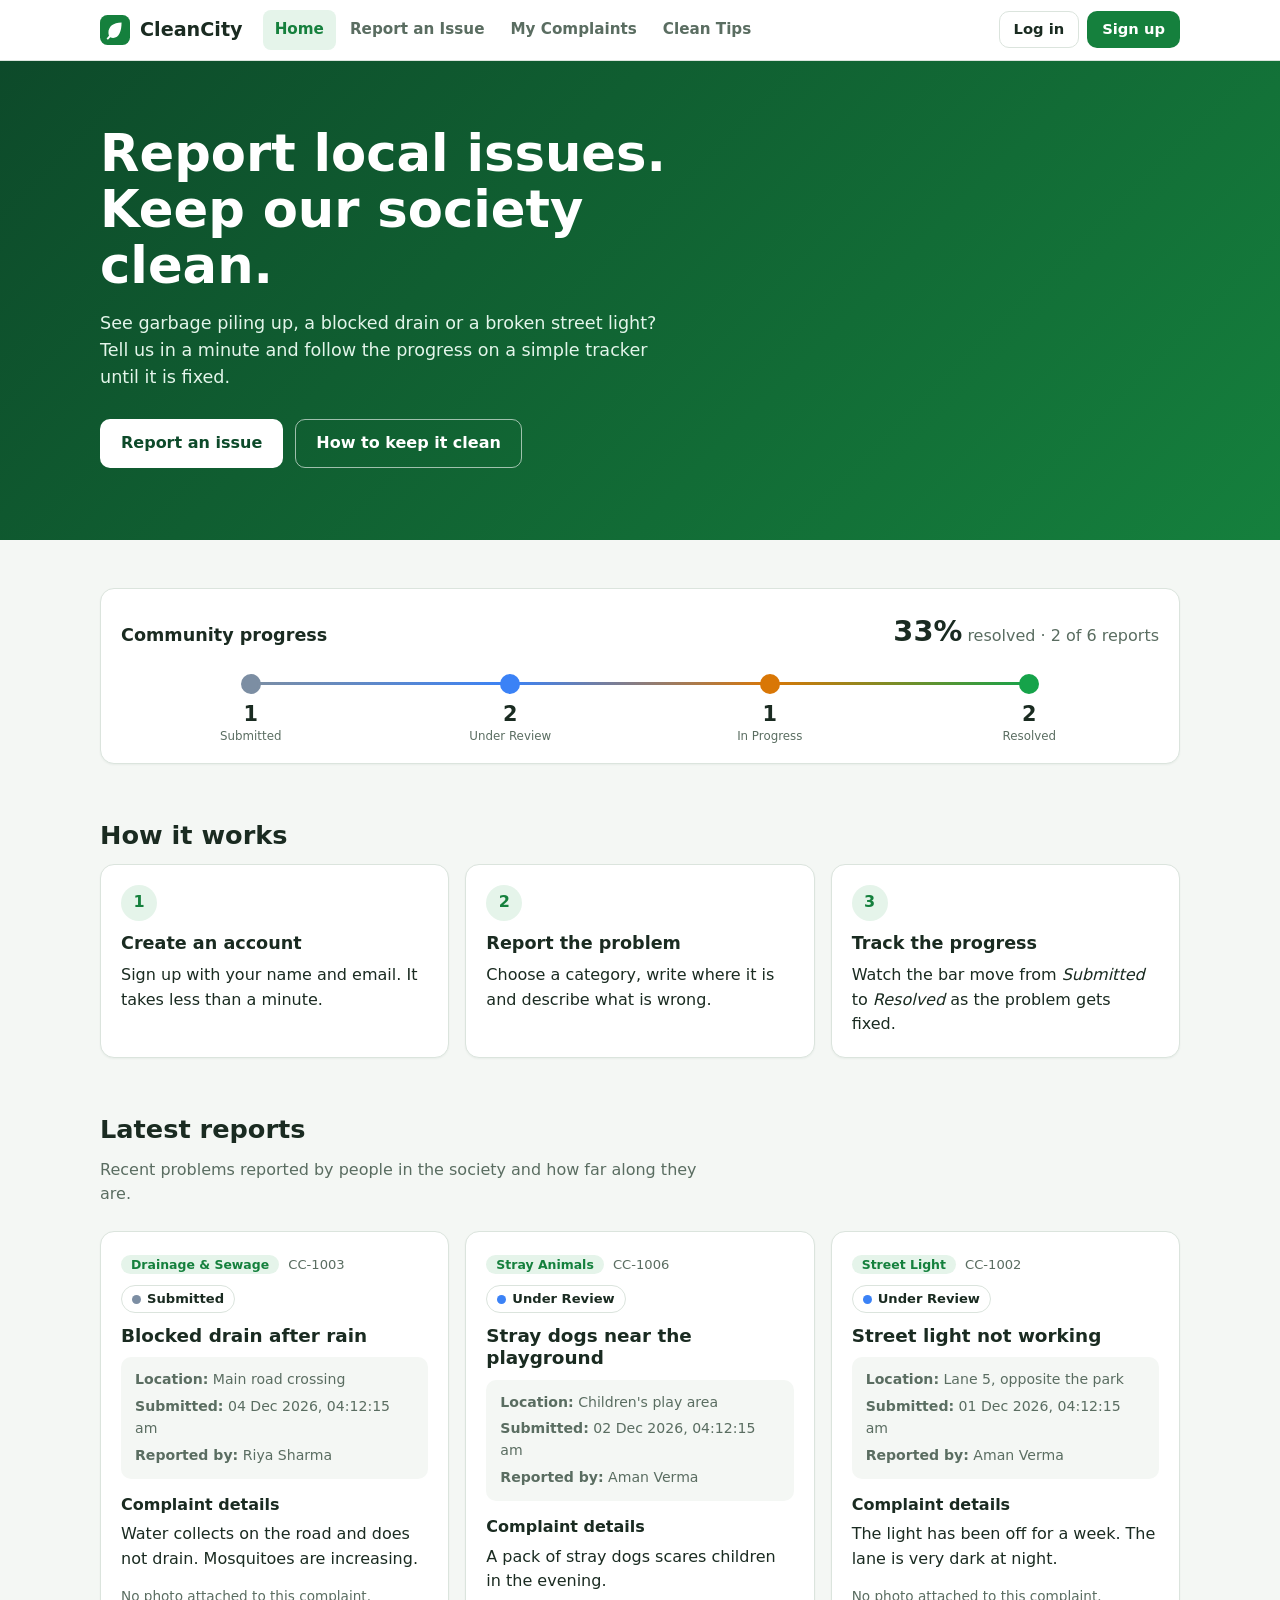
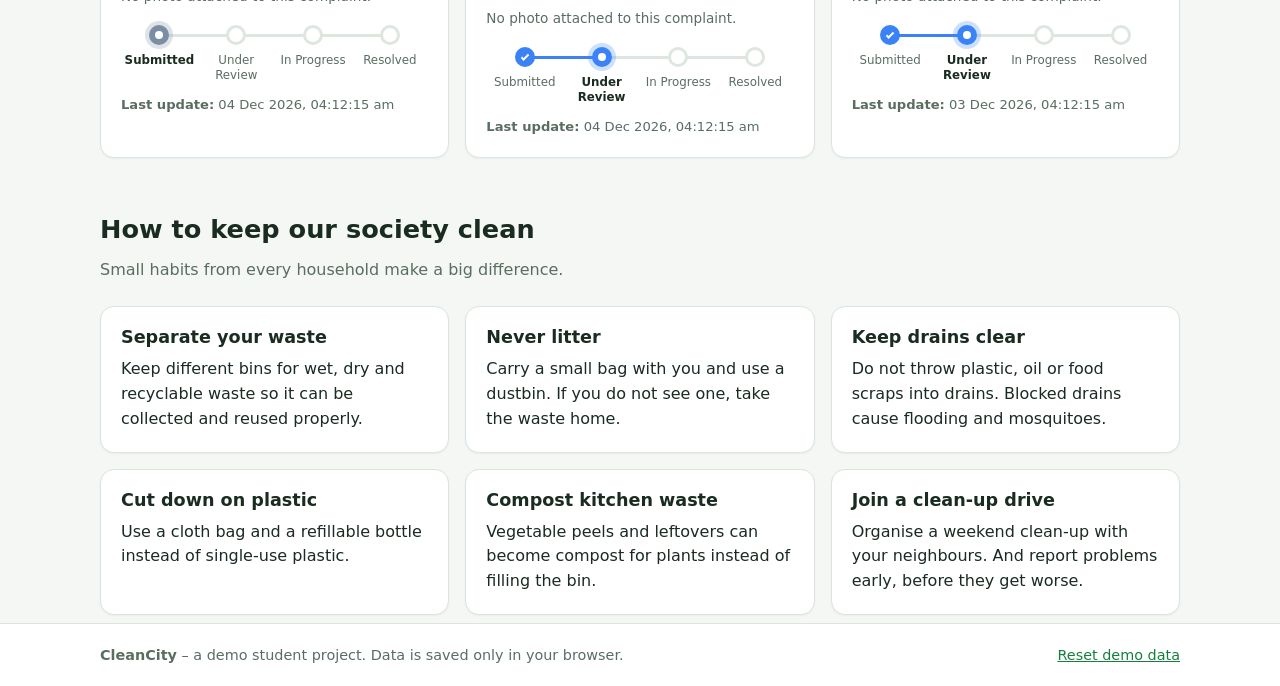
<file: index.html>
<!DOCTYPE html>
<html lang="en">
<head>
  <meta charset="UTF-8">
  <meta name="viewport" content="width=device-width, initial-scale=1">
  <title>CleanCity - Report Local Issues</title>
  <meta name="description" content="Report garbage, drainage, water and other local problems in your society and track them until they are fixed.">
  <link rel="icon" href="favicon.svg" type="image/svg+xml">
  <link rel="stylesheet" href="style.css">
</head>
<body>

  <header class="site-header" id="site-header"></header>

  <main>
    <!-- Hero -->
    <section class="hero">
      <div class="container">
        <h1>Report local issues. Keep our society clean.</h1>
        <p>See garbage piling up, a blocked drain or a broken street light? Tell us in a minute and follow the progress on a simple tracker until it is fixed.</p>
        <div class="hero-actions">
          <a class="btn btn-light" href="report.html">Report an issue</a>
          <a class="btn btn-ghost" href="#tips">How to keep it clean</a>
        </div>
      </div>
    </section>

    <!-- Overall progress bar -->
    <section class="container section">
      <div class="card" id="community-tracker"></div>
    </section>

    <!-- How it works -->
    <section class="container section">
      <h2>How it works</h2>
      <div class="grid grid-3">
        <div class="card">
          <span class="step-num">1</span>
          <h3>Create an account</h3>
          <p>Sign up with your name and email. It takes less than a minute.</p>
        </div>
        <div class="card">
          <span class="step-num">2</span>
          <h3>Report the problem</h3>
          <p>Choose a category, write where it is and describe what is wrong.</p>
        </div>
        <div class="card">
          <span class="step-num">3</span>
          <h3>Track the progress</h3>
          <p>Watch the bar move from <em>Submitted</em> to <em>Resolved</em> as the problem gets fixed.</p>
        </div>
      </div>
    </section>

    <!-- Latest reports -->
    <section class="container section">
      <h2>Latest reports</h2>
      <p class="section-intro">Recent problems reported by people in the society and how far along they are.</p>
      <div class="grid grid-3" id="recent"></div>
    </section>

    <!-- Tips -->
    <section class="container section" id="tips">
      <h2>How to keep our society clean</h2>
      <p class="section-intro">Small habits from every household make a big difference.</p>
      <div class="grid grid-3">
        <div class="card tip">
          <h3>Separate your waste</h3>
          <p>Keep different bins for wet, dry and recyclable waste so it can be collected and reused properly.</p>
        </div>
        <div class="card tip">
          <h3>Never litter</h3>
          <p>Carry a small bag with you and use a dustbin. If you do not see one, take the waste home.</p>
        </div>
        <div class="card tip">
          <h3>Keep drains clear</h3>
          <p>Do not throw plastic, oil or food scraps into drains. Blocked drains cause flooding and mosquitoes.</p>
        </div>
        <div class="card tip">
          <h3>Cut down on plastic</h3>
          <p>Use a cloth bag and a refillable bottle instead of single-use plastic.</p>
        </div>
        <div class="card tip">
          <h3>Compost kitchen waste</h3>
          <p>Vegetable peels and leftovers can become compost for plants instead of filling the bin.</p>
        </div>
        <div class="card tip">
          <h3>Join a clean-up drive</h3>
          <p>Organise a weekend clean-up with your neighbours. And report problems early, before they get worse.</p>
        </div>
      </div>
    </section>
  </main>

  <footer class="site-footer" id="site-footer"></footer>

  <script src="app.js"></script>
  <script>
    const all = getComplaints();

    // Overall progress bar
    document.getElementById('community-tracker').innerHTML = statsHTML(all, 'Community progress');

    // Newest 3 reports
    const newest = all.slice().sort((a, b) => b.created.localeCompare(a.created)).slice(0, 3);
    document.getElementById('recent').innerHTML = newest.length
      ? newest.map(c => complaintCard(c)).join('')
      : '<p class="muted">No reports yet. Be the first to report an issue!</p>';
  </script>
</body>
</html>
</file>
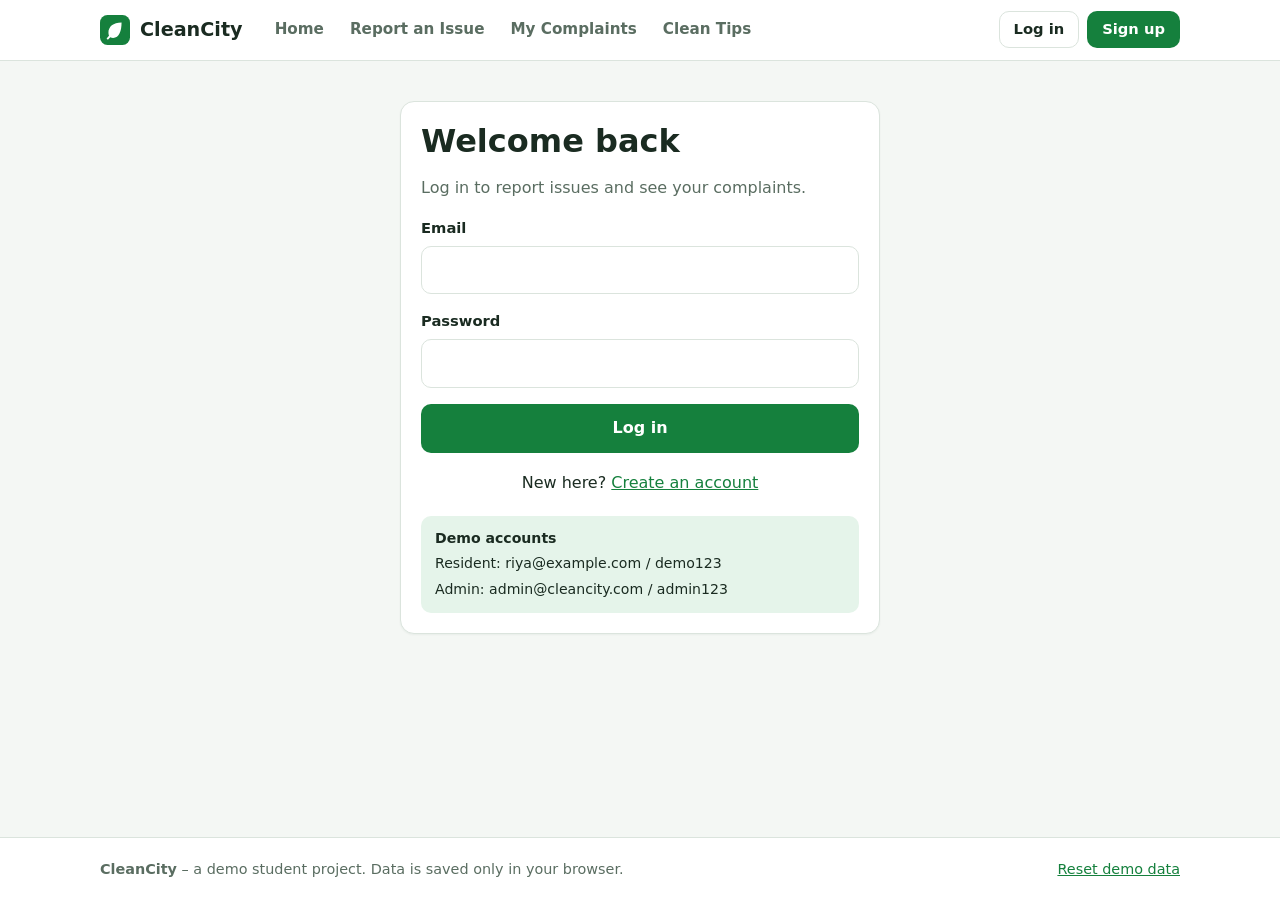
<file: complaints.html>
<!DOCTYPE html>
<html lang="en">
<head>
  <meta charset="UTF-8">
  <meta name="viewport" content="width=device-width, initial-scale=1">
  <title>My Complaints - CleanCity</title>
  <link rel="icon" href="favicon.svg" type="image/svg+xml">
  <link rel="stylesheet" href="style.css">
</head>
<body>

  <header class="site-header" id="site-header"></header>

  <main class="container">
    <div class="page-head">
      <div>
        <h1 id="page-title">My Complaints</h1>
        <p class="muted" id="page-sub"></p>
      </div>
      <div>
        <label for="filter">Show</label>
        <select id="filter">
          <option value="all">All statuses</option>
        </select>
      </div>
    </div>

    <div id="notice" class="alert alert-ok" role="status" hidden></div>

    <div class="card" id="summary" style="margin-bottom:16px"></div>
    <div class="list" id="list"></div>
  </main>

  <footer class="site-footer" id="site-footer"></footer>

  <script src="app.js"></script>
  <script>
    const user = requireLogin(); // sends to login page if not logged in

    function startPage() {
      const isAdmin = user.role === 'admin';
      const list = document.getElementById('list');
      const filter = document.getElementById('filter');

      // Page texts depend on who is logged in
      document.getElementById('page-title').textContent = isAdmin ? 'All Complaints' : 'My Complaints';
      document.getElementById('page-sub').textContent = isAdmin
        ? 'Admin view: change the status to move a complaint along the tracker.'
        : 'Follow each report on its tracker bar.';
      document.title = (isAdmin ? 'All Complaints' : 'My Complaints') + ' - CleanCity';

      // Fill the status filter
      STAGES.forEach((name, i) => filter.insertAdjacentHTML('beforeend', `<option value="${i}">${name}</option>`));

      // "Your complaint was submitted" message (comes from report.html)
      const newId = new URLSearchParams(location.search).get('new');
      if (/^CC-\d+$/.test(newId || '')) {
        const notice = document.getElementById('notice');
        notice.textContent = `Thank you! Your report ${newId} has been submitted.`;
        notice.hidden = false;
      }

      function render() {
        // Admin sees everything, a resident sees only their own reports
        const mine = getComplaints()
          .filter(c => isAdmin || c.email === user.email)
          .sort((a, b) => b.created.localeCompare(a.created));

        document.getElementById('summary').innerHTML = statsHTML(mine, isAdmin ? 'All reports' : 'Your reports');

        const shown = filter.value === 'all' ? mine : mine.filter(c => c.stage === Number(filter.value));

        if (!shown.length) {
          list.innerHTML = `<div class="card empty">
              <p>${mine.length ? 'No complaints with this status.' : 'You have not reported anything yet.'}</p>
              <a class="btn btn-primary" href="report.html">Report an issue</a>
            </div>`;
          return;
        }
        list.innerHTML = shown.map(c => complaintCard(c, { user, manage: true })).join('');
      }

      filter.addEventListener('change', render);

      // Admin changes status
      list.addEventListener('change', function (event) {
        if (event.target.dataset.action === 'status') {
          setStage(event.target.dataset.id, Number(event.target.value));
          render();
        }
      });

      // Delete / withdraw
      list.addEventListener('click', function (event) {
        const button = event.target.closest('[data-action="delete"]');
        if (button && confirm('Remove this complaint?')) {
          deleteComplaint(button.dataset.id);
          render();
        }
      });

      render();
    }

    if (user) startPage();
  </script>
</body>
</html>
</file>
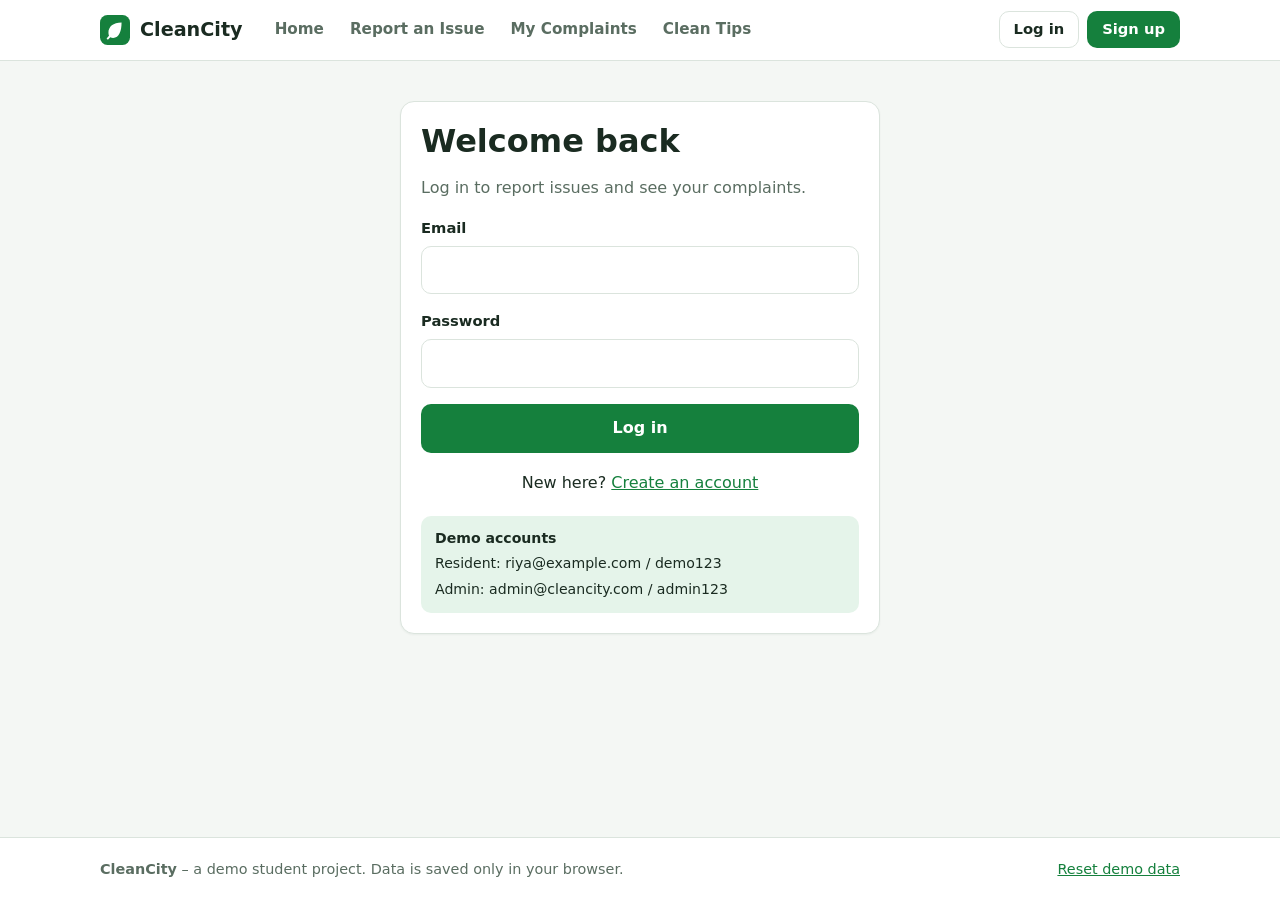
<file: login.html>
<!DOCTYPE html>
<html lang="en">
<head>
  <meta charset="UTF-8">
  <meta name="viewport" content="width=device-width, initial-scale=1">
  <title>Log in - CleanCity</title>
  <link rel="icon" href="favicon.svg" type="image/svg+xml">
  <link rel="stylesheet" href="style.css">
</head>
<body>

  <header class="site-header" id="site-header"></header>

  <main>
    <div class="card form-card">
      <h1>Welcome back</h1>
      <p class="muted">Log in to report issues and see your complaints.</p>

      <div id="error" class="alert alert-error" role="alert" hidden></div>

      <form id="login-form" novalidate>
        <div class="field">
          <label for="email">Email</label>
          <input type="email" id="email" autocomplete="email" required>
        </div>
        <div class="field">
          <label for="password">Password</label>
          <input type="password" id="password" autocomplete="current-password" required>
        </div>
        <button class="btn btn-primary btn-block" type="submit">Log in</button>
      </form>

      <p class="form-foot">New here? <a href="signup.html">Create an account</a></p>

      <div class="demo-box">
        <p><strong>Demo accounts</strong></p>
        <p>Resident: riya@example.com / demo123</p>
        <p>Admin: admin@cleancity.com / admin123</p>
      </div>
    </div>
  </main>

  <footer class="site-footer" id="site-footer"></footer>

  <script src="app.js"></script>
  <script>
    // Already logged in? Go straight to the complaints page.
    if (currentUser()) location.href = 'complaints.html';

    const form = document.getElementById('login-form');
    const errorBox = document.getElementById('error');

    form.addEventListener('submit', function (event) {
      event.preventDefault();

      const problem = login(
        document.getElementById('email').value,
        document.getElementById('password').value
      );

      if (problem) {
        errorBox.textContent = problem;
        errorBox.hidden = false;
        return;
      }
      location.href = safeNextPage();
    });
  </script>
</body>
</html>
</file>
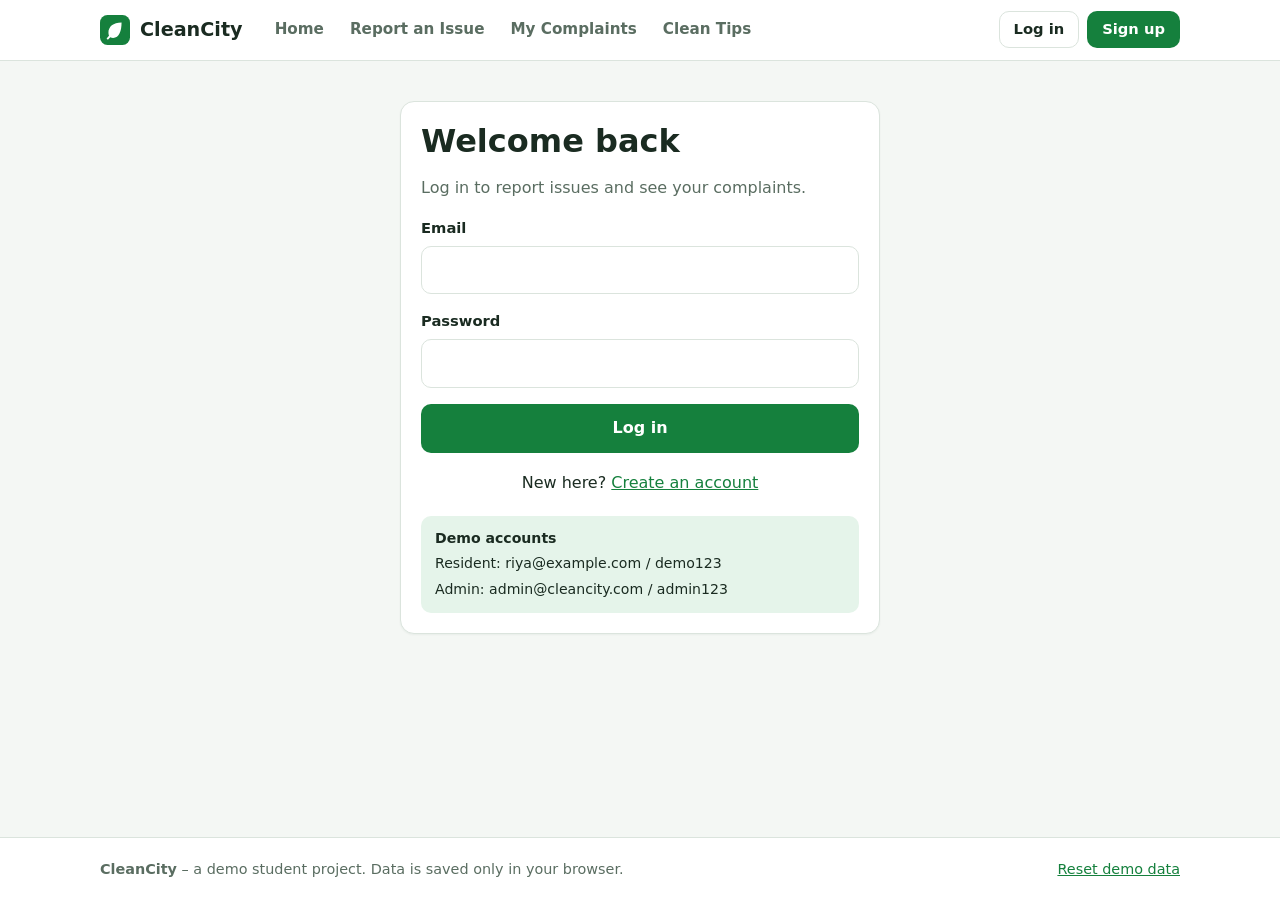
<file: report.html>
<!DOCTYPE html>
<html lang="en">
<head>
  <meta charset="UTF-8">
  <meta name="viewport" content="width=device-width, initial-scale=1">
  <title>Report an Issue - CleanCity</title>
  <link rel="icon" href="favicon.svg" type="image/svg+xml">
  <link rel="stylesheet" href="style.css">
</head>
<body>

  <header class="site-header" id="site-header"></header>

  <main>
    <div class="card form-card wide">
      <h1>Report an issue</h1>
      <p class="muted">Tell us what is wrong and where. Add a photo so the issue is easier to understand.</p>

      <div id="error" class="alert alert-error" role="alert" hidden></div>

      <form id="report-form" novalidate>
        <div class="field">
          <label for="title">Short title</label>
          <input type="text" id="title" maxlength="80"
                 placeholder="e.g. Garbage not collected for 3 days" required>
        </div>

        <div class="field">
          <label for="category">Category</label>
          <select id="category" required></select>
        </div>

        <div class="field">
          <label for="place">Location</label>
          <input type="text" id="place" maxlength="100"
                 placeholder="e.g. Block B, near Gate 2" required>
        </div>

        <div class="field">
          <label for="description">Describe the problem</label>
          <textarea id="description" maxlength="500" required
                    placeholder="Explain what happened, how long it has been happening, etc."></textarea>
          <p class="hint">Please give enough detail to help identify the problem.</p>
        </div>

        <div class="field">
          <label for="photo">Photo of the issue</label>
          <input type="file" id="photo" accept="image/*" capture="environment">
          <p class="hint">On a phone, this can open the camera. You can also choose a photo from your gallery.</p>

          <div id="photo-preview-wrap" class="photo-preview-wrap" hidden>
            <p class="hint">Photo preview</p>
            <img id="photo-preview" class="photo-preview" alt="Selected complaint photo">
            <button type="button" id="remove-photo" class="btn btn-outline btn-sm">Remove photo</button>
          </div>
        </div>

        <button class="btn btn-primary btn-block" type="submit" id="submit-btn">
          Submit report
        </button>
      </form>
    </div>
  </main>

  <footer class="site-footer" id="site-footer"></footer>

  <script src="app.js"></script>
  <script>
    const user = requireLogin();

    if (user) {
      const categorySelect = document.getElementById('category');
      const photoInput = document.getElementById('photo');
      const previewWrap = document.getElementById('photo-preview-wrap');
      const preview = document.getElementById('photo-preview');
      const removePhoto = document.getElementById('remove-photo');
      const submitBtn = document.getElementById('submit-btn');
      const errorBox = document.getElementById('error');

      categorySelect.innerHTML =
        CATEGORIES.map(c => `<option>${esc(c)}</option>`).join('');

      let selectedPhotoData = '';

      function showError(message) {
        errorBox.textContent = message;
        errorBox.hidden = false;
      }

      function clearError() {
        errorBox.hidden = true;
        errorBox.textContent = '';
      }

      // Resize/compress the photo before storing it in localStorage.
      // This keeps the browser demo from running out of storage too quickly.
      function preparePhoto(file) {
        return new Promise((resolve, reject) => {
          const reader = new FileReader();

          reader.onload = function(event) {
            const image = new Image();

            image.onload = function() {
              const maxSize = 1280;
              let width = image.naturalWidth;
              let height = image.naturalHeight;

              if (width > maxSize || height > maxSize) {
                const scale = Math.min(maxSize / width, maxSize / height);
                width = Math.round(width * scale);
                height = Math.round(height * scale);
              }

              const canvas = document.createElement('canvas');
              canvas.width = width;
              canvas.height = height;

              const ctx = canvas.getContext('2d');
              ctx.drawImage(image, 0, 0, width, height);

              resolve(canvas.toDataURL('image/jpeg', 0.78));
            };

            image.onerror = () => reject(new Error('Could not read the image.'));
            image.src = event.target.result;
          };

          reader.onerror = () => reject(new Error('Could not read the selected file.'));
          reader.readAsDataURL(file);
        });
      }

      photoInput.addEventListener('change', async function() {
        clearError();

        const file = this.files[0];

        if (!file) {
          selectedPhotoData = '';
          previewWrap.hidden = true;
          return;
        }

        if (!file.type.startsWith('image/')) {
          showError('Please select an image file.');
          photoInput.value = '';
          return;
        }

        if (file.size > 12 * 1024 * 1024) {
          showError('Please choose an image smaller than 12 MB.');
          photoInput.value = '';
          return;
        }

        try {
          selectedPhotoData = await preparePhoto(file);
          preview.src = selectedPhotoData;
          previewWrap.hidden = false;
        } catch (error) {
          selectedPhotoData = '';
          photoInput.value = '';
          previewWrap.hidden = true;
          showError('The photo could not be prepared. Please try another image.');
        }
      });

      removePhoto.addEventListener('click', function() {
        selectedPhotoData = '';
        photoInput.value = '';
        preview.src = '';
        previewWrap.hidden = true;
      });

      document.getElementById('report-form').addEventListener('submit', function(event) {
        event.preventDefault();
        clearError();

        const data = {
          title: document.getElementById('title').value,
          category: categorySelect.value,
          place: document.getElementById('place').value,
          description: document.getElementById('description').value,
          photo: selectedPhotoData
        };

        if (!data.title.trim() || !data.place.trim() || !data.description.trim()) {
          showError('Please fill in the title, location and description.');
          return;
        }

        try {
          submitBtn.disabled = true;
          submitBtn.textContent = 'Submitting...';

          const complaint = addComplaint(data, user);

          // created/updated are stored as an ISO timestamp in addComplaint().
          // My Complaints formats that timestamp using the device's local time.
          location.href = 'complaints.html?new=' + encodeURIComponent(complaint.id);
        } catch (error) {
          submitBtn.disabled = false;
          submitBtn.textContent = 'Submit report';
          showError('The complaint could not be saved. If you attached a very large photo, try a smaller photo.');
        }
      });
    }
  </script>
</body>
</html>
</file>
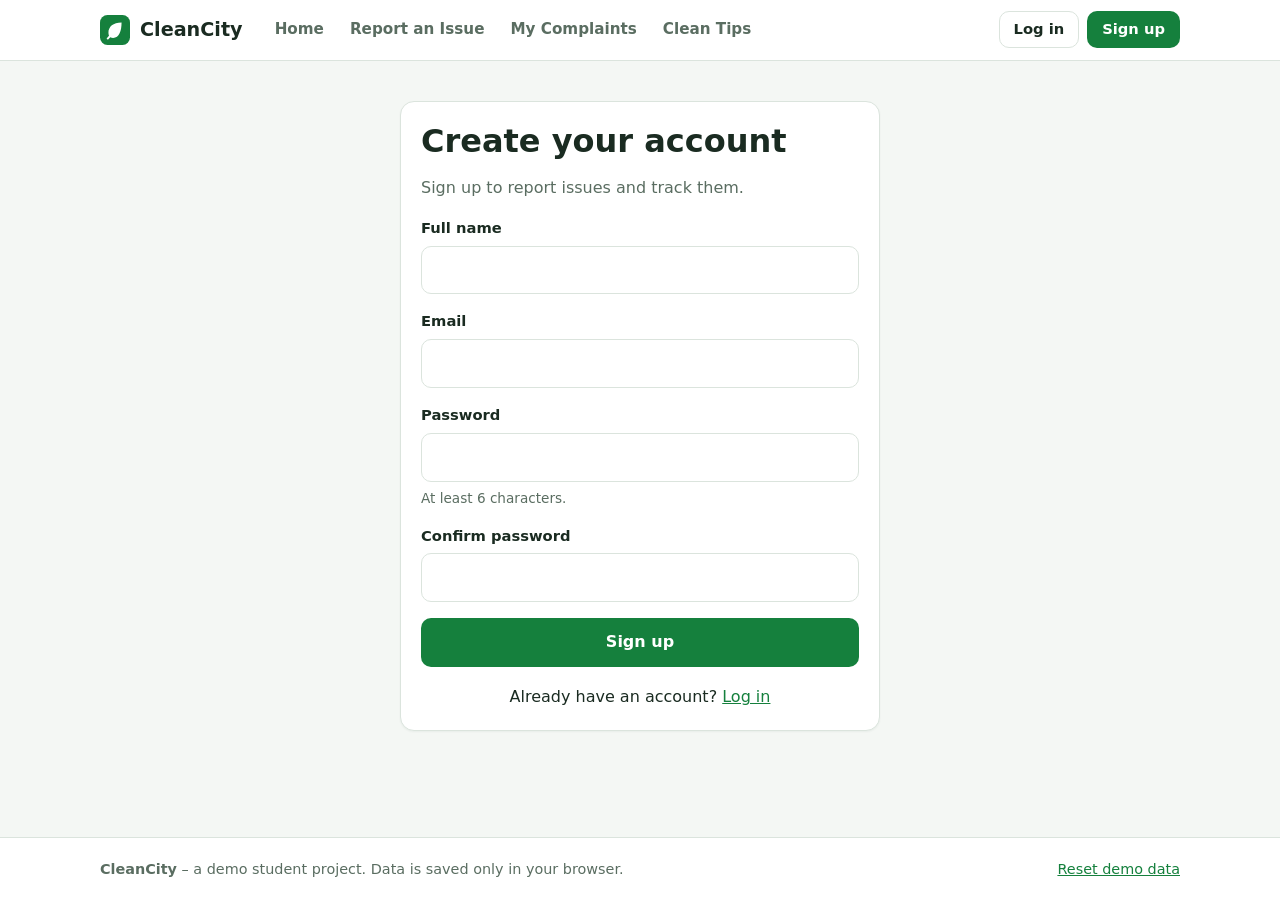
<file: signup.html>
<!DOCTYPE html>
<html lang="en">
<head>
  <meta charset="UTF-8">
  <meta name="viewport" content="width=device-width, initial-scale=1">
  <title>Sign up - CleanCity</title>
  <link rel="icon" href="favicon.svg" type="image/svg+xml">
  <link rel="stylesheet" href="style.css">
</head>
<body>

  <header class="site-header" id="site-header"></header>

  <main>
    <div class="card form-card">
      <h1>Create your account</h1>
      <p class="muted">Sign up to report issues and track them.</p>

      <div id="error" class="alert alert-error" role="alert" hidden></div>

      <form id="signup-form" novalidate>
        <div class="field">
          <label for="name">Full name</label>
          <input type="text" id="name" autocomplete="name" required>
        </div>
        <div class="field">
          <label for="email">Email</label>
          <input type="email" id="email" autocomplete="email" required>
        </div>
        <div class="field">
          <label for="password">Password</label>
          <input type="password" id="password" autocomplete="new-password" minlength="6" required>
          <p class="hint">At least 6 characters.</p>
        </div>
        <div class="field">
          <label for="confirm">Confirm password</label>
          <input type="password" id="confirm" autocomplete="new-password" required>
        </div>
        <button class="btn btn-primary btn-block" type="submit">Sign up</button>
      </form>

      <p class="form-foot">Already have an account? <a href="login.html">Log in</a></p>
    </div>
  </main>

  <footer class="site-footer" id="site-footer"></footer>

  <script src="app.js"></script>
  <script>
    const form = document.getElementById('signup-form');
    const errorBox = document.getElementById('error');

    function showError(message) {
      errorBox.textContent = message;
      errorBox.hidden = false;
    }

    form.addEventListener('submit', function (event) {
      event.preventDefault();
      errorBox.hidden = true;

      const name = document.getElementById('name').value;
      const email = document.getElementById('email').value;
      const password = document.getElementById('password').value;
      const confirm = document.getElementById('confirm').value;

      if (!name.trim() || !email.trim()) return showError('Please fill in your name and email.');
      if (!/^\S+@\S+\.\S+$/.test(email.trim())) return showError('Please enter a valid email address.');
      if (password.length < 6) return showError('Password must be at least 6 characters.');
      if (password !== confirm) return showError('The two passwords do not match.');

      const problem = signup(name, email, password);
      if (problem) return showError(problem);

      location.href = 'complaints.html';
    });
  </script>
</body>
</html>
</file>
<file: style.css>
/* =========================================================
   CleanCity styles
   ========================================================= */

:root {
  --bg: #f4f7f4;
  --surface: #ffffff;
  --text: #1a2b21;
  --muted: #5a6d61;
  --border: #dbe4dd;
  --track: #dde6df;

  --brand: #15803d;          /* buttons */
  --brand-dark: #116631;
  --brand-text: #15803d;     /* green text on the page background */
  --brand-soft: #e5f4ea;

  /* the four complaint stages */
  --s0: #7c8ea3;  /* Submitted */
  --s1: #3b82f6;  /* Under Review */
  --s2: #d97706;  /* In Progress */
  --s3: #16a34a;  /* Resolved */

  --err-bg: #fdecea;
  --err-text: #7a1f16;
  --err-border: #f3bdb7;
  --danger: #b42318;

  --radius: 14px;
  --shadow: 0 1px 2px rgba(20, 50, 30, .05);
}

@media (prefers-color-scheme: dark) {
  :root {
    --bg: #0e1612;
    --surface: #16211b;
    --text: #e7f0ea;
    --muted: #9db3a5;
    --border: #25362c;
    --track: #2d4034;
    --brand-text: #4ade80;
    --brand-soft: #173424;
    --err-bg: #3a1714;
    --err-text: #fbc9c3;
    --err-border: #6b2a24;
    --danger: #f08a80;
    --shadow: none;
  }
}

*, *::before, *::after { box-sizing: border-box; }

html { scroll-behavior: smooth; scroll-padding-top: 76px; }

body {
  margin: 0;
  font-family: system-ui, -apple-system, "Segoe UI", Roboto, sans-serif;
  background: var(--bg);
  color: var(--text);
  line-height: 1.55;
  min-height: 100vh;
  display: flex;
  flex-direction: column;
}

main { flex: 1; }

h1, h2, h3 { line-height: 1.2; margin: 0 0 .5em; }
h2 { font-size: 1.6rem; }
h3 { font-size: 1.1rem; }
p { margin: 0 0 1em; }
a { color: var(--brand-text); }

.container { width: min(1080px, 100% - 32px); margin-inline: auto; }
.section { padding: 48px 0 8px; }
.section-intro { color: var(--muted); max-width: 60ch; margin-bottom: 24px; }
.muted { color: var(--muted); }

:focus-visible { outline: 3px solid #60a5fa; outline-offset: 2px; }

/* ---------- Header ---------- */
.site-header {
  background: var(--surface);
  border-bottom: 1px solid var(--border);
  position: sticky;
  top: 0;
  z-index: 10;
}
.header-inner { display: flex; align-items: center; gap: 20px; padding: 10px 0; }
.brand { display: flex; align-items: center; gap: 10px; font-weight: 800; font-size: 1.2rem; color: var(--text); text-decoration: none; }

.menu { display: flex; align-items: center; flex: 1; gap: 16px; }
.nav { display: flex; gap: 2px; flex: 1; }
.nav a { padding: 8px 12px; border-radius: 8px; color: var(--muted); text-decoration: none; font-weight: 600; font-size: .95rem; white-space: nowrap; }
.nav a:hover { background: var(--brand-soft); color: var(--text); }
.nav a[aria-current="page"] { color: var(--brand-text); background: var(--brand-soft); }
.account { display: flex; align-items: center; gap: 8px; }
.who { font-size: .92rem; color: var(--muted); }

/* the hamburger button is only shown on small screens */
.menu-btn {
  display: none; align-items: center; justify-content: center;
  margin-left: auto; width: 44px; height: 44px;
  background: none; color: var(--text); cursor: pointer;
  border: 1px solid var(--border); border-radius: 10px;
}
.menu-btn svg { width: 22px; height: 22px; stroke: currentColor; fill: none; stroke-width: 2; stroke-linecap: round; }
.menu-btn .icon-close { display: none; }
.menu-btn[aria-expanded="true"] .icon-open { display: none; }
.menu-btn[aria-expanded="true"] .icon-close { display: block; }

/* ---------- Buttons ---------- */
.btn {
  display: inline-flex; align-items: center; justify-content: center;
  padding: 11px 20px; min-height: 44px;
  border-radius: 10px; border: 1px solid transparent;
  font: inherit; font-weight: 700; text-decoration: none; cursor: pointer;
}
.btn-sm { padding: 6px 14px; min-height: 36px; font-size: .92rem; }
.btn-primary { background: var(--brand); color: #fff; }
.btn-primary:hover { background: var(--brand-dark); }
.btn-outline { background: transparent; border-color: var(--border); color: var(--text); }
.btn-outline:hover { background: var(--brand-soft); }
.btn-danger { background: transparent; border-color: var(--danger); color: var(--danger); }
.btn-danger:hover { background: var(--err-bg); }
.btn-block { width: 100%; }
.btn:disabled { opacity: .65; cursor: wait; }
.link-btn { background: none; border: 0; padding: 0; font: inherit; color: var(--brand-text); text-decoration: underline; cursor: pointer; }

/* ---------- Hero ---------- */
.hero { background: linear-gradient(135deg, #0d4a2a, #15803d); color: #fff; padding: 64px 0 72px; }
.hero h1 { font-size: clamp(2rem, 6vw, 3.2rem); line-height: 1.1; margin: 0 0 16px; max-width: 18ch; }
.hero p { font-size: 1.1rem; max-width: 52ch; margin-bottom: 28px; color: #e3f5ea; }
.hero .btn-light { background: #fff; color: #0d4a2a; }
.hero .btn-light:hover { background: #e5f4ea; }
.hero .btn-ghost { border-color: rgba(255, 255, 255, .6); color: #fff; }
.hero .btn-ghost:hover { background: rgba(255, 255, 255, .12); }
.hero-actions { display: flex; gap: 12px; flex-wrap: wrap; }

/* ---------- Cards and grids ---------- */
.card { background: var(--surface); border: 1px solid var(--border); border-radius: var(--radius); padding: 20px; box-shadow: var(--shadow); }
.grid { display: grid; gap: 16px; grid-template-columns: repeat(auto-fit, minmax(300px, 1fr)); }
.grid-3 { grid-template-columns: repeat(auto-fit, minmax(280px, 1fr)); }

.step-num {
  display: inline-grid; place-items: center; width: 36px; height: 36px; border-radius: 50%;
  background: var(--brand-soft); color: var(--brand-text); font-weight: 800; margin-bottom: 12px;
}
.card p:last-child { margin-bottom: 0; }

/* ---------- Complaint card ---------- */
.grid > *, .list > * { min-width: 0; }            /* let grid cards shrink instead of stretching the page */
.complaint { overflow-wrap: anywhere; }           /* very long words / links wrap instead of overflowing */
.complaint h3 { margin: 12px 0 4px; font-size: 1.15rem; }
.c-top { display: flex; justify-content: space-between; align-items: center; gap: 8px; flex-wrap: wrap; }
.chip { background: var(--brand-soft); color: var(--brand-text); padding: 2px 10px; border-radius: 999px; font-size: .78rem; font-weight: 700; }
.c-id { color: var(--muted); font-size: .82rem; margin-left: 4px; }
.c-meta { color: var(--muted); font-size: .88rem; margin-bottom: 10px; }
.c-desc { white-space: pre-line; margin-bottom: 0; }
.c-updated { margin: 12px 0 0; font-size: .82rem; }
.c-actions { display: flex; align-items: center; justify-content: space-between; gap: 12px; flex-wrap: wrap; margin-top: 14px; padding-top: 14px; border-top: 1px solid var(--border); }
.inline-label { display: flex; align-items: center; gap: 8px; font-size: .9rem; font-weight: 600; margin: 0; }
.inline-label select { width: auto; padding: 6px 10px; }

/* stage colours: any element with class s0..s3 gets its own colour (--c) */
.s0 { --c: var(--s0); }
.s1 { --c: var(--s1); }
.s2 { --c: var(--s2); }
.s3 { --c: var(--s3); }

.badge { display: inline-flex; align-items: center; gap: 6px; font-size: .82rem; font-weight: 700; padding: 3px 10px; border: 1px solid var(--border); border-radius: 999px; }
.dot { display: inline-block; width: 9px; height: 9px; border-radius: 50%; background: var(--c); }

/* ---------- Thin tracker line with round junctions ----------
   Used twice: .steps = tracker on each complaint, .pipeline = community progress.
   Each <li> is one quarter of the width. Its ::before draws the line that
   joins it to the previous junction, and .node is the round junction. */
.steps, .pipeline {
  list-style: none; margin: 0; padding: 0;
  display: grid; grid-template-columns: repeat(4, 1fr);
}
.steps li, .pipeline li {
  position: relative; display: flex; flex-direction: column; align-items: center; text-align: center;
}
.steps li + li::before, .pipeline li + li::before {
  content: ""; position: absolute; top: 10px; left: -50%; width: 100%; height: 3px;
  margin-top: -1.5px; background: var(--track);
}
.node {
  position: relative; z-index: 1;   /* z-index keeps the junction above the lines */
  width: 20px; height: 20px; border-radius: 50%;
  background: var(--surface); border: 3px solid var(--track);
}
.lbl { margin-top: 8px; font-size: .74rem; line-height: 1.25; color: var(--muted); }

/* complaint tracker */
.steps { margin-top: 18px; }
.steps li.reached::before { background: var(--c); }
.steps li.reached .node { background: var(--c); border-color: var(--c); }
.steps li.now .node { box-shadow: 0 0 0 4px color-mix(in srgb, var(--c) 25%, transparent); }
.steps li.now .lbl { color: var(--text); font-weight: 700; }
.steps li.now:not(.done) .node::after {          /* white dot inside the current junction */
  content: ""; position: absolute; inset: 3px; border-radius: 50%; background: #fff;
}
.steps li.done .node::after {                    /* white tick inside finished junctions */
  content: ""; position: absolute; left: 50%; top: 46%;
  width: 4px; height: 8px; border: solid #fff; border-width: 0 2px 2px 0;
  transform: translate(-50%, -55%) rotate(45deg);
}

/* community progress */
.stats-head { display: flex; justify-content: space-between; align-items: baseline; gap: 4px 12px; flex-wrap: wrap; margin-bottom: 20px; }
.stats-head h3 { margin: 0; }
.stats-head p { margin: 0; }
.big { font-size: 1.8rem; color: var(--text); }
.pipeline .s1 { --p: var(--s0); }
.pipeline .s2 { --p: var(--s1); }
.pipeline .s3 { --p: var(--s2); }
.pipeline li + li::before { background: linear-gradient(90deg, var(--p), var(--c)); }
.pipeline li.has .node { background: var(--c); border-color: var(--c); }
.pipeline strong { margin-top: 10px; font-size: 1.3rem; line-height: 1; font-variant-numeric: tabular-nums; }
.pipeline .lbl { margin-top: 4px; }

/* ---------- Tips section ---------- */
.tips-band { background: var(--brand-soft); margin-top: 56px; padding: 56px 0 60px; }
.band-head { text-align: center; max-width: 56ch; margin: 0 auto 32px; }
.band-head h2 { margin-bottom: 8px; }
.band-head p { color: var(--muted); margin: 0; }
.tips-grid { display: grid; gap: 16px; grid-template-columns: repeat(3, 1fr); }
.tip-card { background: var(--surface); border: 1px solid var(--border); border-radius: var(--radius); padding: 22px; }
.tip-icon {
  display: grid; place-items: center; width: 44px; height: 44px; margin-bottom: 14px;
  border-radius: 12px; background: var(--brand-soft); color: var(--brand-text);
}
.tip-icon svg { width: 22px; height: 22px; stroke: currentColor; fill: none; stroke-width: 2; stroke-linecap: round; stroke-linejoin: round; }
.tip-card h3 { margin: 0 0 6px; }
.tip-card p { margin: 0; color: var(--muted); font-size: .95rem; }
.band-cta { text-align: center; margin: 32px 0 0; }

/* ---------- Forms ---------- */
.form-card { width: min(480px, 100% - 32px); margin: 40px auto; }
.form-card.wide { width: min(640px, 100% - 32px); }
.field { margin-bottom: 16px; }
label { display: block; font-weight: 600; font-size: .92rem; margin-bottom: 6px; }
input, select, textarea {
  width: 100%; padding: 11px 12px; font: inherit; color: var(--text);
  background: var(--surface); border: 1px solid var(--border); border-radius: 10px;
}
textarea { min-height: 120px; resize: vertical; }
.hint { font-size: .85rem; color: var(--muted); margin: 6px 0 0; }
.alert { padding: 12px 14px; border-radius: 10px; margin-bottom: 16px; font-size: .95rem; }
.alert-error { background: var(--err-bg); color: var(--err-text); border: 1px solid var(--err-border); }
.alert-ok { background: var(--brand-soft); color: var(--brand-text); border: 1px solid var(--border); font-weight: 600; }
.demo-box { background: var(--brand-soft); border-radius: 10px; padding: 12px 14px; font-size: .88rem; margin-top: 20px; }
.demo-box p { margin: 0 0 4px; }
.form-foot { text-align: center; margin: 18px 0 0; }



/* ---------- Complaint details and photos ---------- */
.c-details {
  margin: 10px 0 14px;
  padding: 12px 14px;
  background: var(--bg);
  border-radius: 10px;
}
.c-details .c-meta { margin: 0 0 5px; }
.c-details .c-meta:last-child { margin-bottom: 0; }

.c-description {
  margin: 0 0 14px;
}
.c-description > strong,
.c-photo-title > strong {
  display: block;
  margin-bottom: 5px;
}

.c-photo-wrap {
  margin: 16px 0;
}
.c-photo-title {
  margin: 0 0 8px;
}
.c-photo {
  display: block;
  width: min(100%, 560px);
  max-height: 420px;
  object-fit: contain;
  border: 1px solid var(--border);
  border-radius: 12px;
  background: var(--bg);
}
.c-no-photo {
  color: var(--muted);
  font-size: .85rem;
  margin: 12px 0;
}

.photo-preview-wrap {
  margin-top: 12px;
  padding: 12px;
  border: 1px solid var(--border);
  border-radius: 12px;
  background: var(--bg);
}
.photo-preview {
  display: block;
  width: min(100%, 420px);
  max-height: 320px;
  object-fit: contain;
  border-radius: 10px;
  margin: 8px 0 12px;
}

/* ---------- Complaints page ---------- */
.page-head { display: flex; justify-content: space-between; align-items: flex-end; gap: 16px; flex-wrap: wrap; margin: 36px 0 20px; }
.page-head h1 { margin: 0; font-size: 1.8rem; }
.page-head select { width: auto; }
.list { display: grid; gap: 16px; margin-bottom: 48px; }
.empty { text-align: center; padding: 40px 20px; }

/* ---------- Footer ---------- */
.site-footer { border-top: 1px solid var(--border); background: var(--surface); }
.footer-inner { display: flex; justify-content: space-between; align-items: center; gap: 12px; flex-wrap: wrap; padding: 20px 0; font-size: .9rem; color: var(--muted); }
.footer-inner p { margin: 0; }


/* =========================================================
   Responsive
   ========================================================= */

/* Tablets and phones: the menu becomes a hamburger dropdown */
@media (max-width: 860px) {
  .header-inner { flex-wrap: wrap; gap: 0 12px; padding: 8px 0; }
  .menu-btn { display: inline-flex; }

  .menu {
    display: none; flex: 0 0 100%; flex-direction: column; align-items: stretch;
    gap: 12px; padding: 8px 0 16px;
    max-height: calc(100vh - 70px); overflow-y: auto;
  }
  .menu.open { display: flex; }

  .nav { flex: none; flex-direction: column; }
  .nav a { display: flex; align-items: center; min-height: 44px; padding: 10px 14px; font-size: 1rem; }

  .account { flex-wrap: wrap; padding-top: 14px; border-top: 1px solid var(--border); }
  .who { flex: 0 0 100%; }
  .account .btn { flex: 1; min-height: 44px; }

  .tips-grid { grid-template-columns: repeat(2, 1fr); }
}

@media (max-width: 640px) {
  h2 { font-size: 1.4rem; }
  .section { padding-top: 36px; }
  .card { padding: 16px; }

  .hero { padding: 40px 0 44px; }
  .hero h1 { max-width: none; }
  .hero p { font-size: 1rem; }
  .hero-actions .btn { flex: 1 1 100%; }

  .grid, .grid-3 { grid-template-columns: 1fr; }

  /* tips: compact rows with the icon on the left */
  .tips-band { margin-top: 40px; padding: 40px 0 44px; }
  .tips-grid { grid-template-columns: 1fr; gap: 12px; }
  .tip-card { display: flex; gap: 14px; padding: 16px; }
  .tip-icon { flex: none; margin: 0; }
  .band-cta .btn { width: 100%; }

  .form-card, .form-card.wide { margin: 20px auto 32px; }

  .page-head { margin: 24px 0 16px; }
  .page-head h1 { font-size: 1.5rem; }
  .page-head > div:last-child { width: 100%; }
  .page-head select { width: 100%; }

  .c-actions { flex-direction: column; align-items: stretch; }
  .inline-label { justify-content: space-between; }
  .inline-label select { flex: 1; min-height: 44px; }
  .c-actions .btn { width: 100%; min-height: 44px; }
  .empty { padding: 28px 16px; }

  .footer-inner { flex-direction: column; align-items: flex-start; }
}

@media (max-width: 380px) {
  .lbl { font-size: .68rem; }
  .big { font-size: 1.5rem; }
}
</file>
